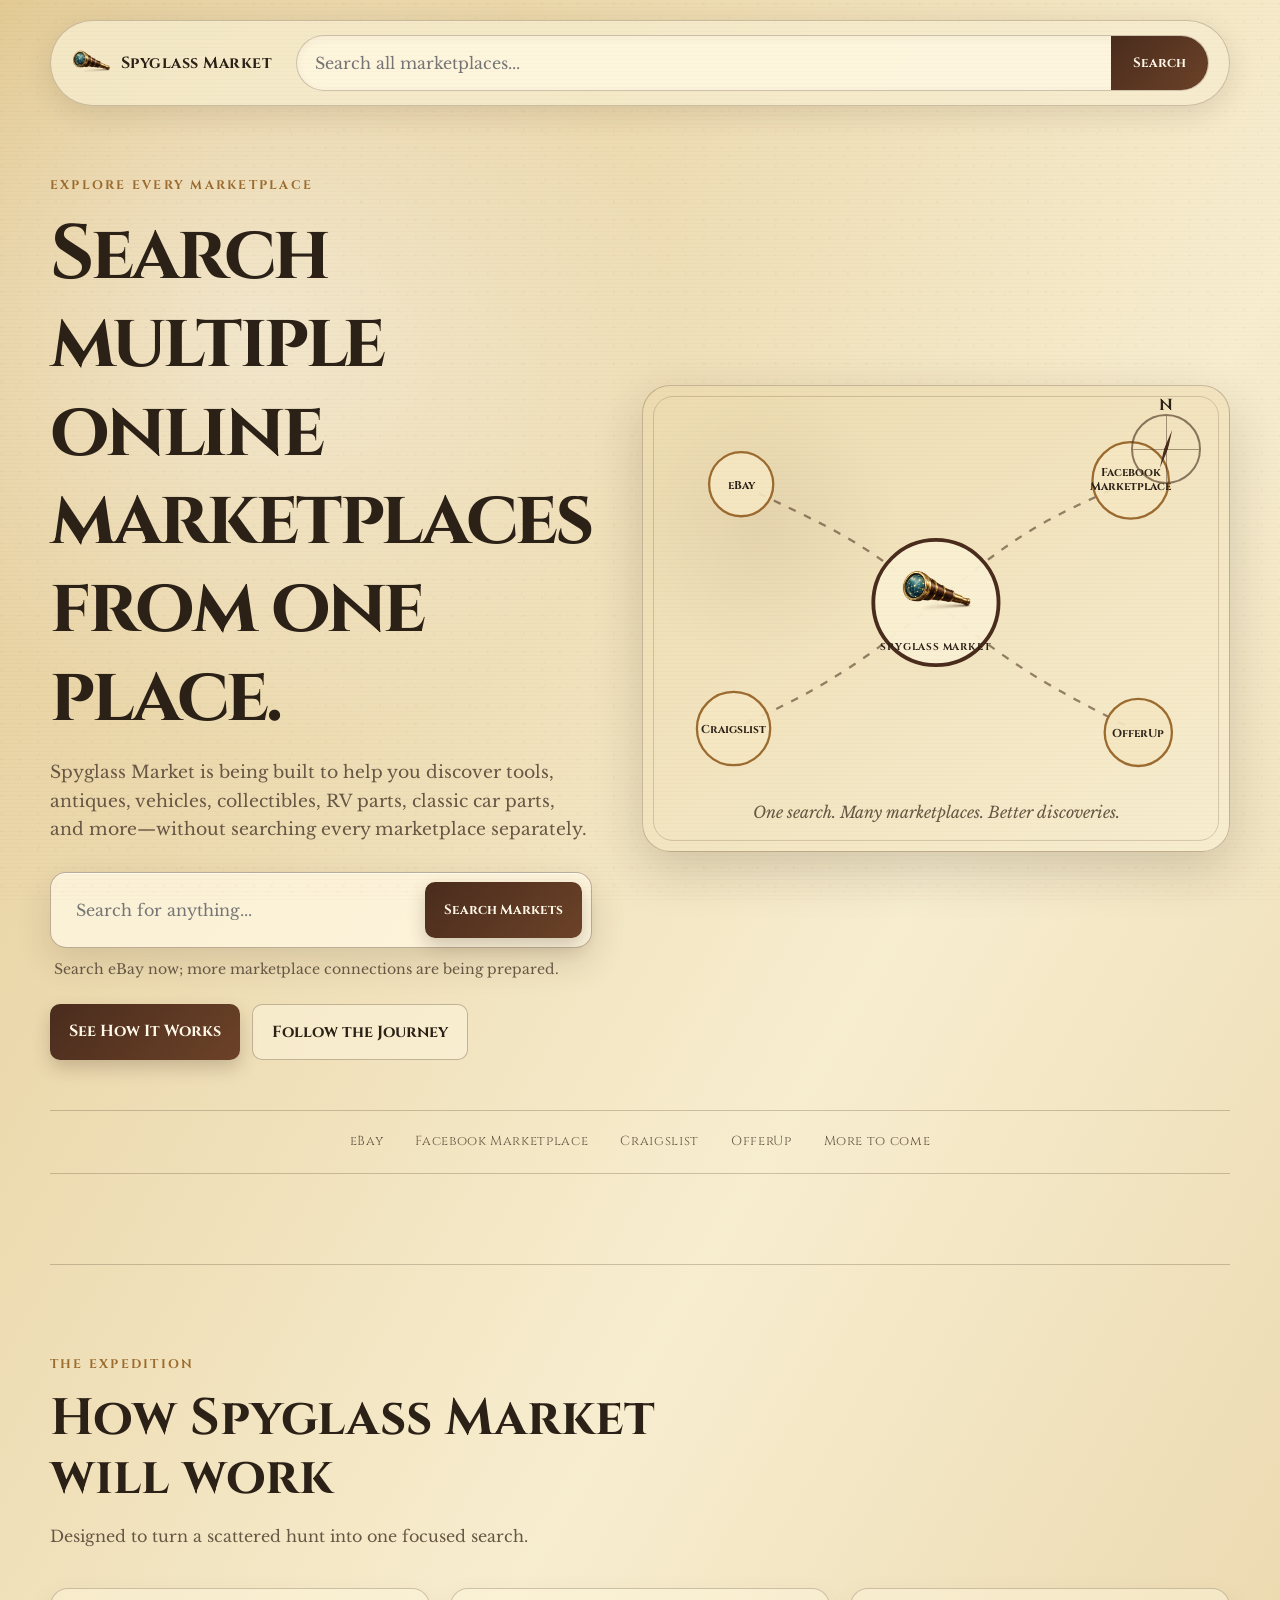
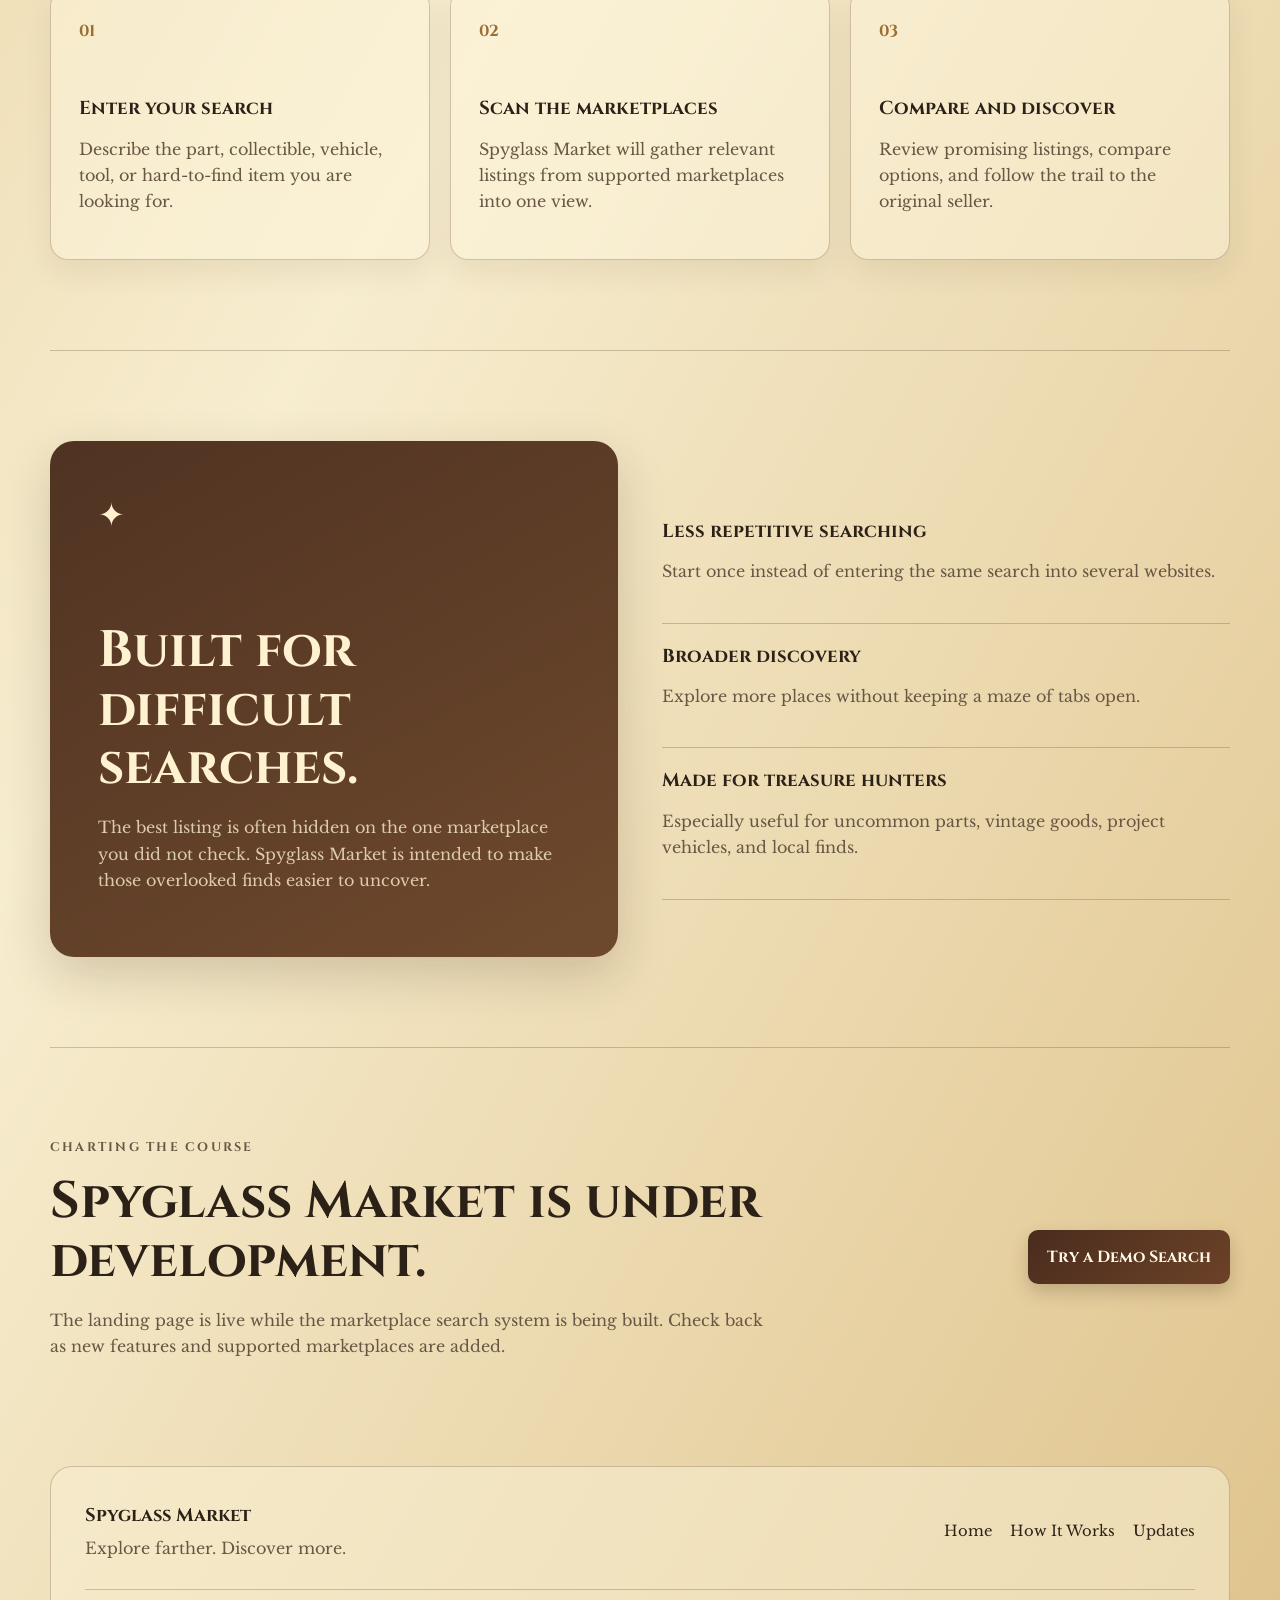
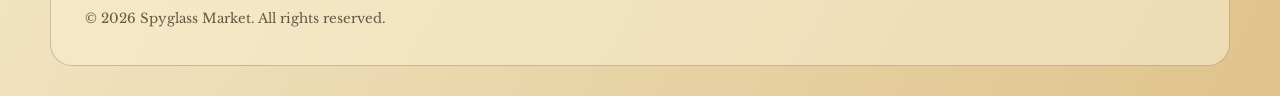
<file: index.html>
<!DOCTYPE html>
<html lang="en">
<head>
  <meta charset="UTF-8">
  <meta name="viewport" content="width=device-width, initial-scale=1.0">

  <title>Spyglass Market | Search Multiple Marketplaces at Once</title>
  <meta name="description" content="Spyglass Market helps you explore listings across multiple online marketplaces from one place. Search tools, antiques, vehicles, collectibles, RV parts, classic car parts, and more.">
  <meta name="robots" content="index, follow">
  <link rel="canonical" href="https://spyglassmarket.com/">

  <meta property="og:type" content="website">
  <meta property="og:title" content="Spyglass Market | Explore Every Marketplace">
  <meta property="og:description" content="A smarter way to discover listings across multiple online marketplaces.">
  <meta property="og:url" content="https://spyglassmarket.com/">
  <meta property="og:image" content="https://spyglassmarket.com/spyglass-logo.png">

  <link rel="icon" href="favicon.svg" type="image/svg+xml">
  <link rel="preconnect" href="https://fonts.googleapis.com">
  <link rel="preconnect" href="https://fonts.gstatic.com" crossorigin>
  <link href="https://fonts.googleapis.com/css2?family=Cinzel:wght@500;600;700&family=Libre+Baskerville:ital,wght@0,400;0,700;1,400&display=swap" rel="stylesheet">
  <link rel="stylesheet" href="style.css">

  <script type="application/ld+json">
  {
    "@context": "https://schema.org",
    "@type": "WebSite",
    "name": "Spyglass Market",
    "url": "https://spyglassmarket.com/",
    "description": "Explore listings across multiple online marketplaces with one tool.",
    "potentialAction": {
      "@type": "SearchAction",
      "target": "https://spyglassmarket.com/results.html?q={search_term_string}",
      "query-input": "required name=search_term_string"
    }
  }
  </script>
</head>
<body>
  <div class="paper-noise" aria-hidden="true"></div>

  <header class="site-header home-search-header">
  <a class="brand" href="#top" aria-label="Spyglass Market home">
    <img src="spyglass-logo.png" alt="" class="brand-logo">
    <span>Spyglass Market</span>
  </a>

  <form
    class="home-header-search"
    action="results.html"
    method="get"
    role="search"
  >
    <label class="sr-only" for="home-header-query">
      Search all marketplaces
    </label>

    <input
      id="home-header-query"
      name="q"
      type="search"
      placeholder="Search all marketplaces..."
      autocomplete="off"
      required
    >

    <button type="submit">Search</button>
  </form>
</header>

  <main id="top">
    <section class="hero">
      <div class="hero-copy">
        <p class="eyebrow">Explore Every Marketplace</p>
        <h1>Search multiple online marketplaces from one place.</h1>
        <p class="hero-text">
          Spyglass Market is being built to help you discover tools, antiques,
          vehicles, collectibles, RV parts, classic car parts, and more—without
          searching every marketplace separately.
        </p>

        <form class="search-shell" id="market-search" action="results.html" method="get" role="search">
          <label class="sr-only" for="search-input">Search marketplaces</label>
          <input id="search-input" name="q" type="search" placeholder="Search for anything..." autocomplete="off" required>
          <button type="submit">Search Markets</button>
        </form>
        <p class="search-note" id="search-note">Search eBay now; more marketplace connections are being prepared.</p>

        <div class="hero-actions">
          <a class="button primary" href="#how-it-works">See How It Works</a>
          <a class="button secondary" href="#launch">Follow the Journey</a>
        </div>
      </div>

      <div class="map-card" aria-label="Illustration of marketplace routes">
        <div class="compass" aria-hidden="true">
          <span class="north">N</span>
          <span class="needle"></span>
        </div>

        <svg class="route-map" viewBox="0 0 720 520" role="img" aria-label="Explorer routes connecting Spyglass Market to online marketplaces">
          <defs>
            <filter id="roughen">
              <feTurbulence type="fractalNoise" baseFrequency=".015" numOctaves="2" seed="7" result="noise"/>
              <feDisplacementMap in="SourceGraphic" in2="noise" scale="2"/>
            </filter>
          </defs>

          <path class="route route-one" d="M360 260 C250 165 190 150 105 105"/>
          <path class="route route-two" d="M360 260 C485 150 535 140 615 100"/>
          <path class="route route-three" d="M360 260 C245 355 185 385 95 425"/>
          <path class="route route-four" d="M360 260 C470 355 540 385 625 430"/>

          <g class="market-node node-one">
            <circle cx="105" cy="105" r="42"/>
            <text x="105" y="111">eBay</text>
          </g>
          <g class="market-node node-two">
            <circle cx="615" cy="100" r="50"/>
            <text x="615" y="94">Facebook</text>
            <text x="615" y="112">Marketplace</text>
          </g>
          <g class="market-node node-three">
            <circle cx="95" cy="425" r="48"/>
            <text x="95" y="431">Craigslist</text>
          </g>
          <g class="market-node node-four">
            <circle cx="625" cy="430" r="44"/>
            <text x="625" y="436">OfferUp</text>
          </g>

          <g class="hub-node">
            <circle cx="360" cy="260" r="82"/>
            <image href="spyglass-logo.png" x="312" y="200" width="96" height="96" preserveAspectRatio="xMidYMid meet"/>
            <text x="360" y="322">SPYGLASS MARKET</text>
          </g>
        </svg>

        <p class="map-caption">One search. Many marketplaces. Better discoveries.</p>
      </div>
    </section>

    <section class="trust-strip" aria-label="Planned marketplace coverage">
      <span>eBay</span>
      <span>Facebook Marketplace</span>
      <span>Craigslist</span>
      <span>OfferUp</span>
      <span>More to come</span>
    </section>

    <section class="section" id="how-it-works">
      <div class="section-heading">
        <p class="eyebrow">The Expedition</p>
        <h2>How Spyglass Market will work</h2>
        <p>Designed to turn a scattered hunt into one focused search.</p>
      </div>

      <div class="steps-grid">
        <article class="feature-card">
          <span class="card-number">01</span>
          <h3>Enter your search</h3>
          <p>Describe the part, collectible, vehicle, tool, or hard-to-find item you are looking for.</p>
        </article>
        <article class="feature-card">
          <span class="card-number">02</span>
          <h3>Scan the marketplaces</h3>
          <p>Spyglass Market will gather relevant listings from supported marketplaces into one view.</p>
        </article>
        <article class="feature-card">
          <span class="card-number">03</span>
          <h3>Compare and discover</h3>
          <p>Review promising listings, compare options, and follow the trail to the original seller.</p>
        </article>
      </div>
    </section>

    <section class="section split-section" id="why-spyglass">
      <div class="illustration-panel">
        <div class="ornament">✦</div>
        <h2>Built for difficult searches.</h2>
        <p>
          The best listing is often hidden on the one marketplace you did not check.
          Spyglass Market is intended to make those overlooked finds easier to uncover.
        </p>
      </div>

      <div class="benefits-list">
        <article>
          <h3>Less repetitive searching</h3>
          <p>Start once instead of entering the same search into several websites.</p>
        </article>
        <article>
          <h3>Broader discovery</h3>
          <p>Explore more places without keeping a maze of tabs open.</p>
        </article>
        <article>
          <h3>Made for treasure hunters</h3>
          <p>Especially useful for uncommon parts, vintage goods, project vehicles, and local finds.</p>
        </article>
      </div>
    </section>

    <section class="section launch-section" id="launch">
      <div>
        <p class="eyebrow">Charting the Course</p>
        <h2>Spyglass Market is under development.</h2>
        <p>
          The landing page is live while the marketplace search system is being built.
          Check back as new features and supported marketplaces are added.
        </p>
      </div>
      <a class="button primary" href="results.html?q=1964+Oldsmobile+parts">Try a Demo Search</a>
    </section>
  </main>

  <footer>
    <div>
      <strong>Spyglass Market</strong>
      <p>Explore farther. Discover more.</p>
    </div>
    <div class="footer-links">
      <a href="#top">Home</a>
      <a href="#how-it-works">How It Works</a>
      <a href="#launch">Updates</a>
    </div>
    <p class="copyright">© <span id="year"></span> Spyglass Market. All rights reserved.</p>
  </footer>

  <script src="script.js"></script>
</body>
</html>
</file>
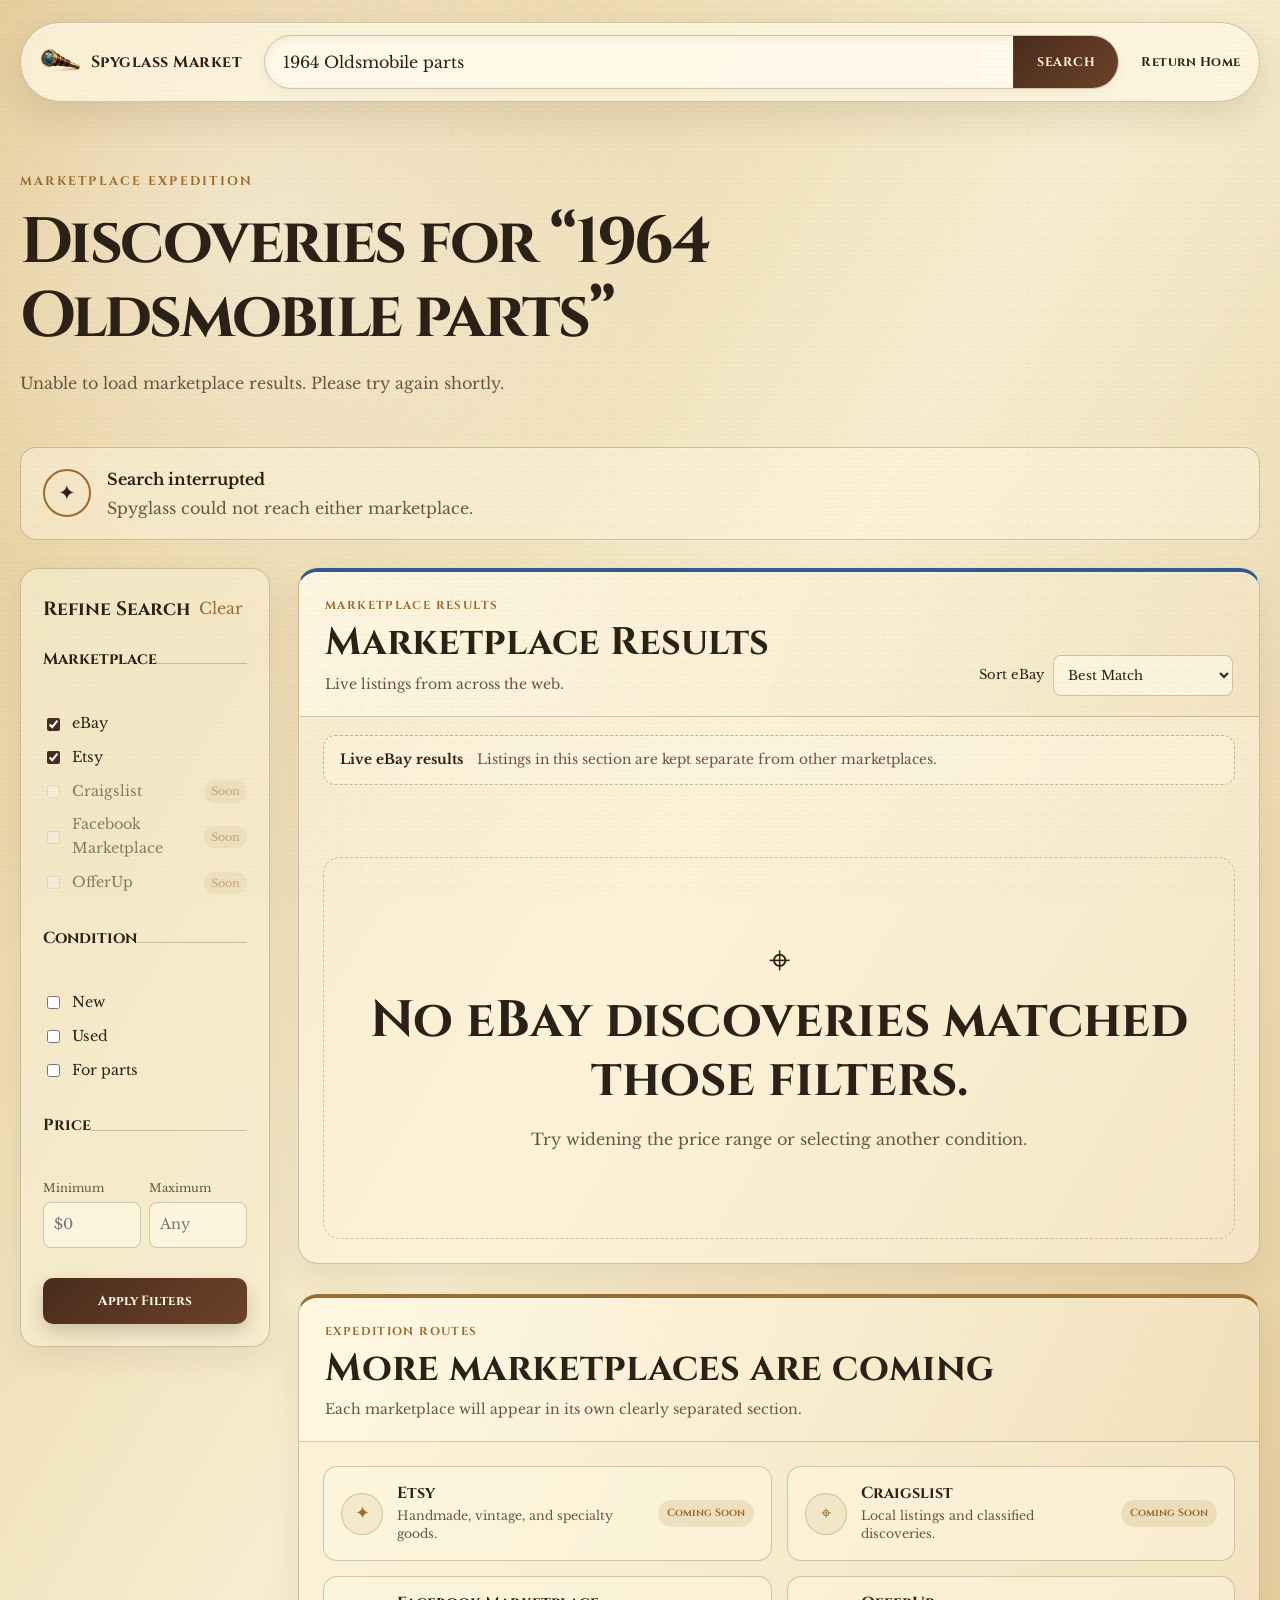
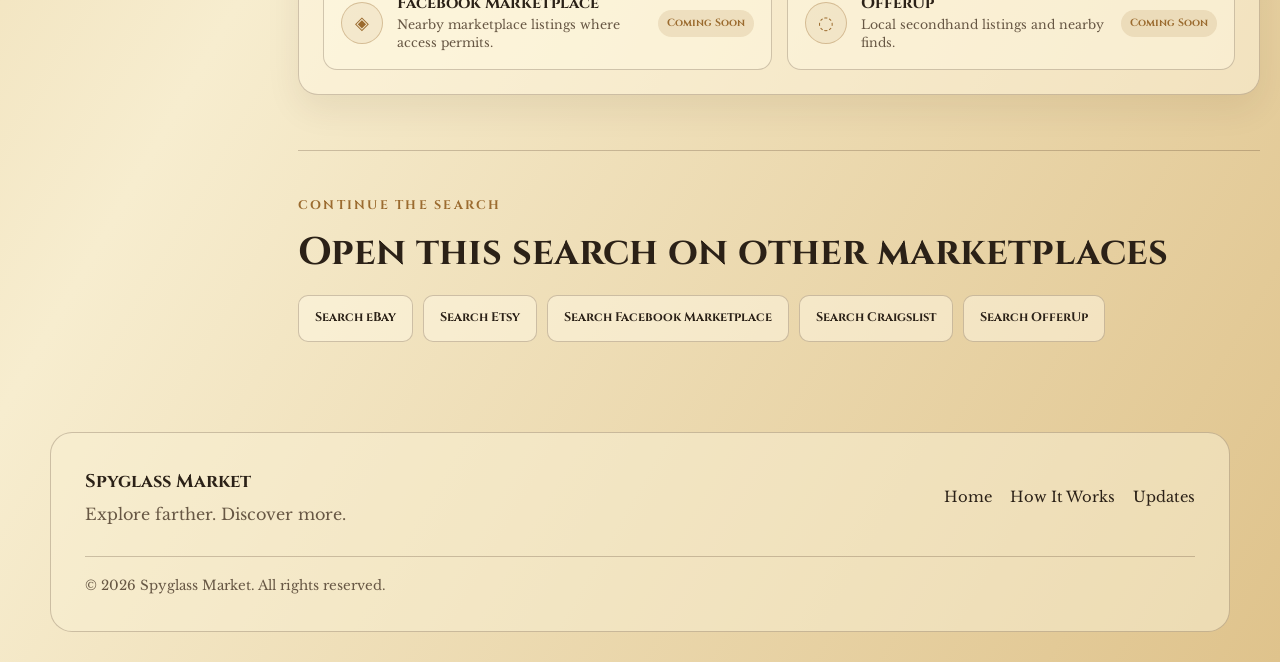
<file: results.html>
<!DOCTYPE html>
<html lang="en">
<head>
  <meta charset="UTF-8">
  <meta name="viewport" content="width=device-width, initial-scale=1.0">

  <title>Search Results | Spyglass Market</title>

  <meta
    name="description"
    content="Explore marketplace search results with Spyglass Market."
  >
  <meta name="robots" content="noindex, follow">

  <link rel="icon" href="favicon.svg" type="image/svg+xml">

  <link rel="preconnect" href="https://fonts.googleapis.com">
  <link rel="preconnect" href="https://fonts.gstatic.com" crossorigin>

  <link
    href="https://fonts.googleapis.com/css2?family=Cinzel:wght@500;600;700&family=Libre+Baskerville:ital,wght@0,400;0,700;1,400&display=swap"
    rel="stylesheet"
  >

  <link rel="stylesheet" href="style.css">
  <link rel="stylesheet" href="results.css">
</head>

<body class="results-page">
  <div class="paper-noise" aria-hidden="true"></div>

  <header class="site-header results-header">
    <a
      class="brand"
      href="index.html"
      aria-label="Spyglass Market home"
    >
      <img
        src="spyglass-logo.png"
        alt=""
        class="brand-logo"
      >
      <span>Spyglass Market</span>
    </a>

    <form
      class="header-search"
      action="results.html"
      method="get"
      role="search"
    >
      <label class="sr-only" for="header-query">
        Search all marketplaces
      </label>

      <input
        id="header-query"
        name="q"
        type="search"
        placeholder="Search all marketplaces..."
        autocomplete="off"
        required
      >

      <button type="submit">
        Search
      </button>
    </form>

    <a class="back-home" href="index.html">
      Return Home
    </a>
  </header>

  <main class="results-main">
    <section class="results-top">
      <div>
        <p class="eyebrow">Marketplace Expedition</p>

        <h1 id="results-title">
          Searching the markets…
        </h1>

        <p id="results-summary">
          Preparing your results.
        </p>
      </div>
    </section>

    <section
      class="expedition-status"
      id="expedition-status"
      aria-live="polite"
    >
      <div class="status-compass" aria-hidden="true">
        ✦
      </div>

      <div>
        <strong id="status-title">
          Opening the map…
        </strong>

        <p id="status-message">
          Preparing marketplace routes.
        </p>
      </div>
    </section>

    <section class="results-layout">
      <aside
        class="filters-panel"
        aria-label="Search filters"
      >
        <div class="filter-heading">
          <h2>Refine Search</h2>

          <button
            type="button"
            id="clear-filters"
          >
            Clear
          </button>
        </div>

        <fieldset>
          <legend>Marketplace</legend>

          <label>
  <input
    type="checkbox"
    name="marketplace"
    value="eBay"
    checked
  >
  eBay
</label>

<label>
  <input
    type="checkbox"
    name="marketplace"
    value="Etsy"
    checked
  >
  Etsy
</label>

<label class="future-filter">
  <input
    type="checkbox"
    disabled
  >
  Craigslist
  <span>Soon</span>
</label>

<label class="future-filter">
  <input
    type="checkbox"
    disabled
  >
  Facebook Marketplace
  <span>Soon</span>
</label>

<label class="future-filter">
  <input
    type="checkbox"
    disabled
  >
  OfferUp
  <span>Soon</span>
</label>
        </fieldset>

        <fieldset>
          <legend>Condition</legend>

          <label>
            <input
              type="checkbox"
              name="condition"
              value="New"
            >
            New
          </label>

          <label>
            <input
              type="checkbox"
              name="condition"
              value="Used"
            >
            Used
          </label>

          <label>
            <input
              type="checkbox"
              name="condition"
              value="For parts"
            >
            For parts
          </label>
        </fieldset>

        <fieldset>
          <legend>Price</legend>

          <div class="price-row">
            <label>
              <span>Minimum</span>

              <input
                id="min-price"
                type="number"
                min="0"
                step="1"
                placeholder="$0"
              >
            </label>

            <label>
              <span>Maximum</span>

              <input
                id="max-price"
                type="number"
                min="0"
                step="1"
                placeholder="Any"
              >
            </label>
          </div>
        </fieldset>

        <button
          class="button primary filter-apply"
          type="button"
          id="apply-filters"
        >
          Apply Filters
        </button>
      </aside>

      <div class="results-content">
        <section
          class="marketplace-section ebay-section"
          aria-labelledby="ebay-section-title"
        >
          <div class="marketplace-section-header">
            <div>
              <p class="marketplace-kicker">
                Marketplace Results
              </p>

              <h2 id="ebay-section-title">
                Marketplace Results
              </h2>

              <p class="marketplace-description">
                Live listings from across the web.
              </p>
            </div>

            <div class="marketplace-controls">
              <label class="sort-control">
                <span>Sort eBay</span>

                <select id="sort-results">
                  <option value="best">Best Match</option>
                  <option value="low">Price: Low to High</option>
                  <option value="high">Price: High to Low</option>
                  <option value="newest">Newest</option>
                </select>
              </label>
            </div>
          </div>

          <div
            class="marketplace-banner"
            id="results-banner"
          >
            <strong>Live eBay results</strong>

            <span>
              Listings in this section are kept separate from other marketplaces.
            </span>
          </div>

          <div
            class="results-grid"
            id="results-grid"
            aria-live="polite"
          ></div>

          <div
            class="empty-state"
            id="empty-state"
            hidden
          >
            <span>⌖</span>

            <h2>
              No eBay discoveries matched those filters.
            </h2>

            <p>
              Try widening the price range or selecting another condition.
            </p>
          </div>
        </section>

        <section
          class="marketplace-section future-marketplaces"
          aria-labelledby="future-marketplaces-title"
        >
          <div class="marketplace-section-header">
            <div>
              <p class="marketplace-kicker">
                Expedition Routes
              </p>

              <h2 id="future-marketplaces-title">
                More marketplaces are coming
              </h2>

              <p class="marketplace-description">
                Each marketplace will appear in its own clearly separated section.
              </p>
            </div>
          </div>

          <div class="future-marketplace-grid">
            <article class="future-marketplace-card">
              <span class="future-marketplace-icon" aria-hidden="true">
                ✦
              </span>

              <div>
                <h3>Etsy</h3>
                <p>Handmade, vintage, and specialty goods.</p>
              </div>

              <span class="coming-soon-badge">
                Coming Soon
              </span>
            </article>

            <article class="future-marketplace-card">
              <span class="future-marketplace-icon" aria-hidden="true">
                ⌖
              </span>

              <div>
                <h3>Craigslist</h3>
                <p>Local listings and classified discoveries.</p>
              </div>

              <span class="coming-soon-badge">
                Coming Soon
              </span>
            </article>

            <article class="future-marketplace-card">
              <span class="future-marketplace-icon" aria-hidden="true">
                ◈
              </span>

              <div>
                <h3>Facebook Marketplace</h3>
                <p>Nearby marketplace listings where access permits.</p>
              </div>

              <span class="coming-soon-badge">
                Coming Soon
              </span>
            </article>

            <article class="future-marketplace-card">
              <span class="future-marketplace-icon" aria-hidden="true">
                ◌
              </span>

              <div>
                <h3>OfferUp</h3>
                <p>Local secondhand listings and nearby finds.</p>
              </div>

              <span class="coming-soon-badge">
                Coming Soon
              </span>
            </article>
          </div>
        </section>

        <section class="external-searches">
          <div>
            <p class="eyebrow">
              Continue the Search
            </p>

            <h2>
              Open this search on other marketplaces
            </h2>
          </div>

          <div
            class="external-buttons"
            id="external-buttons"
          ></div>
        </section>
      </div>
    </section>
  </main>

  <footer>
    <div>
      <strong>Spyglass Market</strong>

      <p>
        Explore farther. Discover more.
      </p>
    </div>

    <div class="footer-links">
      <a href="index.html">Home</a>
      <a href="index.html#how-it-works">How It Works</a>
      <a href="index.html#launch">Updates</a>
    </div>

    <p class="copyright">
      © <span id="year"></span>
      Spyglass Market. All rights reserved.
    </p>
  </footer>

  <script src="results.js"></script>
</body>
</html>
</file>
<file: style.css>
:root {
  --ink: #2b2117;
  --muted: #675744;
  --paper: #efe0bd;
  --paper-light: #f7edcf;
  --paper-dark: #d2b784;
  --brass: #9b6b2f;
  --brass-light: #c5964d;
  --leather: #4a2c1d;
  --line: rgba(69, 44, 26, .24);
  --shadow: 0 18px 50px rgba(50, 31, 18, .18);
}

* {
  box-sizing: border-box;
}

html {
  scroll-behavior: smooth;
}

body {
  margin: 0;
  color: var(--ink);
  background:
    radial-gradient(circle at 20% 10%, rgba(255, 255, 255, .42), transparent 26rem),
    linear-gradient(120deg, #e3ca94, var(--paper-light) 45%, #dfc38c);
  font-family: "Libre Baskerville", Georgia, serif;
  line-height: 1.65;
}

body::before {
  content: "";
  position: fixed;
  inset: 0;
  pointer-events: none;
  background:
    repeating-linear-gradient(0deg, rgba(76, 47, 25, .018), rgba(76, 47, 25, .018) 1px, transparent 1px, transparent 4px);
  mix-blend-mode: multiply;
  z-index: 20;
}

.paper-noise {
  position: fixed;
  inset: 0;
  pointer-events: none;
  opacity: .22;
  background-image:
    radial-gradient(circle at 10% 20%, rgba(95, 59, 28, .13) 0 1px, transparent 1.5px),
    radial-gradient(circle at 70% 80%, rgba(95, 59, 28, .08) 0 1px, transparent 1.5px);
  background-size: 18px 18px, 23px 23px;
}

a {
  color: inherit;
}

img {
  max-width: 100%;
}

.site-header {
  width: min(1180px, calc(100% - 32px));
  margin: 20px auto 0;
  padding: 14px 20px;
  display: flex;
  align-items: center;
  justify-content: space-between;
  border: 1px solid var(--line);
  border-radius: 999px;
  background: rgba(247, 237, 207, .78);
  backdrop-filter: blur(12px);
  box-shadow: 0 8px 28px rgba(56, 34, 18, .12);
  position: sticky;
  top: 14px;
  z-index: 10;
}

.home-search-header {
  display: grid;
  grid-template-columns: auto minmax(320px, 1fr);
  gap: 24px;
  align-items: center;
}

.home-header-search {
  display: grid;
  grid-template-columns: 1fr auto;

  overflow: hidden;

  border: 1px solid rgba(70, 43, 24, .25);
  border-radius: 999px;

  background: rgba(255, 248, 226, .82);

  box-shadow:
    inset 0 2px 8px rgba(66, 42, 24, .06);
}

.home-header-search input {
  border: 0;
  outline: 0;

  padding: 14px 18px;

  background: transparent;

  color: var(--ink);

  font: inherit;
}

.home-header-search button {
  border: 0;

  padding: 0 22px;

  color: #fff8e8;

  background: linear-gradient(135deg,
      var(--leather),
      #6c4228);

  font-family: "Cinzel", serif;
  font-weight: 700;

  cursor: pointer;
}

.brand {
  display: inline-flex;
  align-items: center;
  gap: 10px;
  text-decoration: none;
  font-family: "Cinzel", serif;
  font-weight: 700;
  letter-spacing: .03em;
}

.brand-logo {
  width: 40px;
  height: 40px;
  object-fit: contain;
}

nav {
  display: flex;
  gap: 24px;
}

nav a,
.footer-links a {
  text-decoration: none;
  font-size: .92rem;
}

nav a:hover,
.footer-links a:hover {
  color: var(--brass);
}

main {
  width: min(1180px, calc(100% - 32px));
  margin: 0 auto;
}

.hero {
  min-height: 760px;
  display: grid;
  grid-template-columns: .95fr 1.05fr;
  gap: 50px;
  align-items: center;
  padding: 70px 0 50px;
}

.eyebrow {
  margin: 0 0 14px;
  color: var(--brass);
  font-family: "Cinzel", serif;
  font-size: .78rem;
  font-weight: 700;
  letter-spacing: .18em;
  text-transform: uppercase;
}

h1,
h2,
h3 {
  font-family: "Cinzel", serif;
  line-height: 1.15;
}

h1 {
  margin: 0;
  max-width: 760px;
  font-size: clamp(2.8rem, 6vw, 5.6rem);
  letter-spacing: -.04em;
}

h2 {
  font-size: clamp(2rem, 4vw, 3.4rem);
  margin: 0 0 16px;
}

h3 {
  margin: 0 0 10px;
}

.hero-text {
  max-width: 650px;
  color: var(--muted);
  font-size: 1.08rem;
}

.search-shell {
  display: grid;
  grid-template-columns: 1fr auto;
  gap: 10px;
  margin-top: 28px;
  padding: 9px;
  border: 1px solid rgba(70, 43, 24, .35);
  border-radius: 16px;
  background: rgba(255, 248, 226, .78);
  box-shadow: inset 0 1px 0 rgba(255, 255, 255, .7), 0 14px 35px rgba(66, 42, 24, .14);
}

.search-shell input {
  min-width: 0;
  border: 0;
  outline: 0;
  padding: 15px 16px;
  background: transparent;
  color: var(--ink);
  font: inherit;
}

.search-shell button,
.button {
  border: 0;
  border-radius: 10px;
  padding: 14px 19px;
  font-family: "Cinzel", serif;
  font-weight: 700;
  cursor: pointer;
  text-decoration: none;
  transition: transform .2s ease, box-shadow .2s ease, background .2s ease;
}

.search-shell button,
.button.primary {
  color: #fff8e8;
  background: linear-gradient(135deg, var(--leather), #6c4228);
  box-shadow: 0 8px 18px rgba(61, 36, 22, .22);
}

.search-shell button:hover,
.button:hover {
  transform: translateY(-2px);
}

.search-note {
  min-height: 24px;
  margin: 10px 4px 0;
  color: var(--muted);
  font-size: .88rem;
}

.hero-actions {
  display: flex;
  gap: 12px;
  flex-wrap: wrap;
  margin-top: 22px;
}

.button.secondary {
  border: 1px solid rgba(71, 44, 24, .3);
  background: rgba(255, 248, 226, .46);
}

.map-card {
  position: relative;
  padding: 18px;
  overflow: hidden;
  border: 1px solid rgba(77, 48, 26, .28);
  border-radius: 28px;
  background:
    linear-gradient(rgba(247, 237, 207, .35), rgba(247, 237, 207, .35)),
    radial-gradient(circle at 20% 30%, rgba(103, 75, 44, .13), transparent 24%),
    linear-gradient(145deg, #e7d29f, #f7edcf);
  box-shadow: var(--shadow);
}

.map-card::after {
  content: "";
  position: absolute;
  inset: 10px;
  border: 1px solid rgba(84, 53, 30, .2);
  border-radius: 20px;
  pointer-events: none;
}

.route-map {
  width: 100%;
  height: auto;
  display: block;
}

.route {
  fill: none;
  stroke: rgba(78, 54, 35, .58);
  stroke-width: 3;
  stroke-dasharray: 10 12;
  filter: url(#roughen);
  animation: routeFlow 9s linear infinite;
}

.route-two {
  animation-delay: -2s;
}

.route-three {
  animation-delay: -4s;
}

.route-four {
  animation-delay: -6s;
}

.market-node circle {
  fill: rgba(246, 232, 194, .92);
  stroke: var(--brass);
  stroke-width: 3;
}

.market-node text,
.hub-node text {
  text-anchor: middle;
  font-family: "Cinzel", serif;
  font-size: 15px;
  font-weight: 700;
  fill: var(--ink);
}

.hub-node circle {
  fill: rgba(250, 240, 211, .96);
  stroke: var(--leather);
  stroke-width: 5;
}

.hub-node text {
  font-size: 13px;
  letter-spacing: .08em;
}

.compass {
  position: absolute;
  top: 28px;
  right: 28px;
  width: 70px;
  height: 70px;
  border: 2px solid rgba(69, 44, 26, .6);
  border-radius: 50%;
  z-index: 2;
}

.compass::before,
.compass::after {
  content: "";
  position: absolute;
  background: rgba(69, 44, 26, .45);
}

.compass::before {
  width: 1px;
  height: 100%;
  left: 50%;
}

.compass::after {
  height: 1px;
  width: 100%;
  top: 50%;
}

.north {
  position: absolute;
  top: -24px;
  left: 50%;
  transform: translateX(-50%);
  font-family: "Cinzel", serif;
  font-weight: 700;
}

.needle {
  position: absolute;
  inset: 13px 31px;
  background: var(--leather);
  clip-path: polygon(50% 0, 100% 50%, 50% 100%, 0 50%);
  transform: rotate(18deg);
}

.map-caption {
  margin: -2px 0 8px;
  text-align: center;
  color: var(--muted);
  font-style: italic;
}

.trust-strip {
  display: flex;
  justify-content: center;
  gap: 14px 32px;
  flex-wrap: wrap;
  margin: 0 0 90px;
  padding: 20px 24px;
  border-block: 1px solid var(--line);
  color: var(--muted);
  font-family: "Cinzel", serif;
  font-size: .82rem;
  letter-spacing: .05em;
}

.section {
  padding: 90px 0;
  border-top: 1px solid var(--line);
}

.section-heading {
  max-width: 720px;
  margin-bottom: 38px;
}

.section-heading>p:last-child,
.launch-section p,
.illustration-panel p,
.feature-card p,
.benefits-list p {
  color: var(--muted);
}

.steps-grid {
  display: grid;
  grid-template-columns: repeat(3, 1fr);
  gap: 20px;
}

.feature-card {
  min-height: 260px;
  padding: 28px;
  border: 1px solid var(--line);
  border-radius: 18px;
  background: rgba(255, 247, 223, .42);
  box-shadow: 0 12px 30px rgba(58, 34, 18, .08);
}

.card-number {
  display: inline-block;
  margin-bottom: 54px;
  color: var(--brass);
  font-family: "Cinzel", serif;
  font-weight: 700;
}

.split-section {
  display: grid;
  grid-template-columns: 1fr 1fr;
  gap: 44px;
  align-items: stretch;
}

.illustration-panel {
  padding: 48px;
  border-radius: 24px;
  background: linear-gradient(150deg, rgba(73, 43, 27, .96), rgba(102, 64, 36, .94));
  color: #fff2d1;
  box-shadow: var(--shadow);
}

.illustration-panel p {
  color: rgba(255, 242, 209, .78);
}

.ornament {
  margin-bottom: 80px;
  font-size: 2rem;
}

.benefits-list {
  display: grid;
  align-content: center;
}

.benefits-list article {
  padding: 22px 0;
  border-bottom: 1px solid var(--line);
}

.launch-section {
  display: flex;
  justify-content: space-between;
  gap: 28px;
  align-items: center;
}

.launch-section>div {
  max-width: 720px;
}

footer {
  width: min(1180px, calc(100% - 32px));
  margin: 0 auto 30px;
  padding: 34px;
  display: grid;
  grid-template-columns: 1fr auto;
  gap: 24px;
  border: 1px solid var(--line);
  border-radius: 22px;
  background: rgba(248, 238, 210, .55);
}

footer strong {
  font-family: "Cinzel", serif;
  font-size: 1.15rem;
}

footer p {
  margin: 4px 0 0;
  color: var(--muted);
}

.footer-links {
  display: flex;
  gap: 18px;
  align-items: center;
}

.copyright {
  grid-column: 1 / -1;
  padding-top: 18px;
  border-top: 1px solid var(--line);
  font-size: .84rem;
}

.sr-only {
  position: absolute;
  width: 1px;
  height: 1px;
  overflow: hidden;
  clip: rect(0 0 0 0);
  white-space: nowrap;
}

@keyframes routeFlow {
  to {
    stroke-dashoffset: -220;
  }
}

@media (max-width: 900px) {
  nav {
    display: none;
  }

  .hero,
  .split-section {
    grid-template-columns: 1fr;
  }

  .hero {
    padding-top: 70px;
  }

  .steps-grid {
    grid-template-columns: 1fr;
  }

  .feature-card {
    min-height: unset;
  }

  .card-number {
    margin-bottom: 28px;
  }

  .launch-section {
    align-items: flex-start;
    flex-direction: column;
  }

  .home-search-header {
    grid-template-columns: 1fr;
  }

  .home-header-search {
    width: 100%;
  }
}

@media (max-width: 620px) {
  .site-header {
    border-radius: 18px;
  }

  .brand span {
    font-size: .9rem;
  }

  .hero {
    min-height: auto;
    padding-top: 50px;
  }

  h1 {
    font-size: clamp(2.5rem, 13vw, 4rem);
  }

  .search-shell {
    grid-template-columns: 1fr;
  }

  .hero-actions .button {
    width: 100%;
    text-align: center;
  }

  .map-card {
    padding: 4px;
  }

  .compass {
    width: 52px;
    height: 52px;
  }

  .needle {
    inset: 10px 23px;
  }

  .illustration-panel {
    padding: 32px;
  }

  footer {
    grid-template-columns: 1fr;
  }

  .footer-links {
    flex-wrap: wrap;
  }
}
</file>
<file: results.css>
/* =========================================================
   SPYGLASS MARKET — RESULTS PAGE
   ========================================================= */


/* =========================================================
   PAGE HEADER
   ========================================================= */

.results-header {
  position: relative;
  top: auto;

  width: min(1240px, calc(100% - 32px));
  margin: 22px auto 0;
  padding: 12px 18px;

  display: grid;
  grid-template-columns: auto minmax(260px, 1fr) auto;
  align-items: center;
  gap: 22px;

  border: 1px solid var(--line);
  border-radius: 999px;

  background: rgba(255, 248, 226, 0.78);

  box-shadow:
    0 14px 36px rgba(66, 42, 24, 0.12),
    inset 0 1px 0 rgba(255, 255, 255, 0.62);

  backdrop-filter: blur(10px);
}

.results-header .brand {
  min-width: max-content;
}

.results-header .brand-logo {
  width: 42px;
  height: 42px;
  object-fit: contain;
}

.back-home {
  color: var(--ink);
  text-decoration: none;
  font-family: "Cinzel", serif;
  font-size: 0.8rem;
  font-weight: 700;
  letter-spacing: 0.04em;
  white-space: nowrap;
}

.back-home:hover {
  color: var(--brass);
}


/* =========================================================
   HEADER SEARCH
   ========================================================= */

.header-search {
  min-width: 0;

  display: grid;
  grid-template-columns: minmax(0, 1fr) auto;
  align-items: stretch;

  overflow: hidden;

  border: 1px solid rgba(91, 61, 33, 0.28);
  border-radius: 999px;

  background: rgba(255, 251, 236, 0.82);

  box-shadow:
    inset 0 2px 8px rgba(66, 42, 24, 0.08),
    0 4px 12px rgba(66, 42, 24, 0.05);
}

.header-search:focus-within {
  border-color: var(--brass);

  box-shadow:
    0 0 0 3px rgba(155, 107, 47, 0.13),
    inset 0 2px 8px rgba(66, 42, 24, 0.08);
}

.header-search input {
  min-width: 0;
  width: 100%;

  padding: 13px 18px;

  border: 0;
  outline: 0;

  background: transparent;
  color: var(--ink);

  font: inherit;
}

.header-search input::placeholder {
  color: var(--muted);
  opacity: 0.8;
}

.header-search button {
  padding: 0 23px;

  border: 0;
  border-left: 1px solid rgba(91, 61, 33, 0.22);

  color: #fff8e8;
  background: linear-gradient(
    135deg,
    var(--leather),
    #6c4228
  );

  font-family: "Cinzel", serif;
  font-size: 0.78rem;
  font-weight: 700;
  letter-spacing: 0.06em;
  text-transform: uppercase;

  cursor: pointer;
  transition:
    background 0.2s ease,
    transform 0.2s ease;
}

.header-search button:hover {
  background: linear-gradient(
    135deg,
    #7b4a2d,
    #58331e
  );
}

.header-search button:active {
  transform: translateY(1px);
}


/* =========================================================
   MAIN PAGE
   ========================================================= */

.results-main {
  width: min(1240px, calc(100% - 32px));
  margin: 0 auto;
}

.results-top {
  padding: 70px 0 34px;
}

.results-top h1 {
  max-width: 900px;
  margin-bottom: 10px;
  font-size: clamp(2.2rem, 5vw, 4.6rem);
}

.results-top p:not(.eyebrow) {
  color: var(--muted);
}


/* =========================================================
   EXPEDITION STATUS
   ========================================================= */

.expedition-status {
  display: flex;
  align-items: center;
  gap: 16px;

  margin-bottom: 28px;
  padding: 18px 22px;

  border: 1px solid var(--line);
  border-radius: 16px;

  background: rgba(255, 247, 223, 0.48);

  transition:
    opacity 0.3s ease,
    transform 0.3s ease,
    height 0.3s ease,
    margin 0.3s ease,
    padding 0.3s ease;
}

.expedition-status.complete {
  height: 0;
  margin: 0;
  padding-block: 0;

  overflow: hidden;

  border-width: 0;

  opacity: 0;
  transform: translateY(-8px);
  pointer-events: none;
}

.status-compass {
  width: 48px;
  height: 48px;
  flex: 0 0 48px;

  display: grid;
  place-items: center;

  border: 2px solid var(--brass);
  border-radius: 50%;

  font-size: 1.3rem;

  animation: compassTurn 1.8s linear infinite;
}

.expedition-status p {
  margin: 3px 0 0;
  color: var(--muted);
}


/* =========================================================
   RESULTS LAYOUT
   ========================================================= */

.results-layout {
  display: grid;
  grid-template-columns: 250px minmax(0, 1fr);
  gap: 28px;
  align-items: start;

  padding-bottom: 90px;
}

.results-content {
  min-width: 0;
}


/* =========================================================
   FILTERS
   ========================================================= */

.filters-panel {
  position: sticky;
  top: 20px;

  padding: 22px;

  border: 1px solid var(--line);
  border-radius: 18px;

  background: rgba(248, 238, 210, 0.66);

  box-shadow: 0 12px 30px rgba(58, 34, 18, 0.08);
}

.filter-heading {
  display: flex;
  justify-content: space-between;
  align-items: center;
}

.filter-heading h2 {
  margin: 0;
  font-size: 1.2rem;
}

.filter-heading button {
  padding: 4px;

  border: 0;

  background: transparent;
  color: var(--brass);

  font: inherit;
  cursor: pointer;
}

.filter-heading button:hover {
  color: var(--leather);
}

.filters-panel fieldset {
  margin: 20px 0 0;
  padding: 20px 0 0;

  border: 0;
  border-top: 1px solid var(--line);
}

.filters-panel legend {
  padding: 0 0 10px;

  font-family: "Cinzel", serif;
  font-weight: 700;
}

.filters-panel label {
  display: flex;
  align-items: center;
  gap: 9px;

  margin: 10px 0;

  font-size: 0.9rem;
}

.filters-panel input[type="checkbox"] {
  accent-color: var(--leather);
}

.future-filter {
  opacity: 0.55;
}

.future-filter span {
  margin-left: auto;
  padding: 2px 7px;

  border-radius: 999px;

  background: rgba(155, 107, 47, 0.14);
  color: var(--brass);

  font-size: 0.7rem;
}

.price-row {
  display: grid;
  grid-template-columns: 1fr 1fr;
  gap: 8px;
}

.price-row label {
  display: block;
}

.price-row span {
  display: block;
  color: var(--muted);
  font-size: 0.72rem;
}

.price-row input,
.sort-control select {
  width: 100%;
  margin-top: 4px;
  padding: 10px;

  border: 1px solid var(--line);
  border-radius: 8px;

  outline: 0;

  background: rgba(255, 249, 229, 0.72);
  color: var(--ink);

  font: inherit;
}

.price-row input:focus,
.sort-control select:focus {
  border-color: var(--brass);

  box-shadow: 0 0 0 3px rgba(155, 107, 47, 0.12);
}

.filter-apply {
  width: 100%;
  margin-top: 20px;
}


/* =========================================================
   MARKETPLACE SECTIONS
   ========================================================= */

.marketplace-section {
  overflow: hidden;

  margin-bottom: 30px;

  border: 1px solid var(--line);
  border-radius: 20px;

  background: rgba(255, 248, 226, 0.5);

  box-shadow:
    0 14px 34px rgba(58, 34, 18, 0.08),
    inset 0 1px 0 rgba(255, 255, 255, 0.48);
}

.ebay-section {
  border-top: 4px solid #315a93;
}

.marketplace-section-header {
  display: flex;
  justify-content: space-between;
  align-items: end;
  gap: 28px;

  padding: 24px 26px 20px;

  border-bottom: 1px solid var(--line);

  background:
    linear-gradient(
      110deg,
      rgba(255, 249, 229, 0.78),
      rgba(235, 216, 174, 0.38)
    );
}

.marketplace-kicker {
  margin: 0 0 6px;

  color: var(--brass);

  font-family: "Cinzel", serif;
  font-size: 0.72rem;
  font-weight: 700;
  letter-spacing: 0.12em;
  text-transform: uppercase;
}

.marketplace-section-header h2 {
  margin: 0;

  font-size: clamp(1.7rem, 3vw, 2.5rem);
}

.marketplace-description {
  margin: 7px 0 0;
  color: var(--muted);
  font-size: 0.88rem;
}

.marketplace-controls {
  flex: 0 0 auto;
}

.sort-control {
  display: flex;
  align-items: center;
  gap: 9px;

  font-size: 0.82rem;
}

.sort-control span {
  white-space: nowrap;
}

.sort-control select {
  width: auto;
  min-width: 180px;
  margin: 0;
}


/* =========================================================
   MARKETPLACE NOTICE
   ========================================================= */

.marketplace-banner {
  display: flex;
  gap: 8px 14px;
  flex-wrap: wrap;

  margin: 18px 24px 0;
  padding: 13px 16px;

  border: 1px dashed rgba(91, 61, 33, 0.35);
  border-radius: 12px;

  background: rgba(255, 248, 226, 0.42);
  color: var(--muted);

  font-size: 0.86rem;
}

.marketplace-banner strong {
  color: var(--ink);
}


/* =========================================================
   RESULTS GRID
   ========================================================= */

.results-grid {
  display: grid;
  grid-template-columns: repeat(3, minmax(0, 1fr));
  gap: 18px;

  padding: 24px;
}

.result-card {
  min-width: 0;
  overflow: hidden;

  border: 1px solid var(--line);
  border-radius: 17px;

  background: rgba(255, 248, 226, 0.7);

  box-shadow: 0 12px 30px rgba(58, 34, 18, 0.08);

  transition:
    transform 0.2s ease,
    box-shadow 0.2s ease,
    border-color 0.2s ease;
}

.result-card:hover {
  transform: translateY(-4px);

  border-color: rgba(155, 107, 47, 0.45);

  box-shadow: 0 18px 36px rgba(58, 34, 18, 0.13);
}

.result-image {
  position: relative;

  display: grid;
  place-items: center;

  aspect-ratio: 4 / 3;
  overflow: hidden;

  background:
    radial-gradient(
      circle at 38% 34%,
      rgba(255, 255, 255, 0.55),
      transparent 26%
    ),
    linear-gradient(
      145deg,
      #d8be88,
      #f3e2b8
    );
}

.result-image img {
  width: 76%;
  height: 76%;

  object-fit: contain;

  opacity: 0.78;
  filter: sepia(0.3);
}

.source-badge {
  position: absolute;
  top: 12px;
  left: 12px;

  padding: 6px 9px;

  border-radius: 999px;

  color: #fff;
  background: #315a93;

  font-family: "Cinzel", serif;
  font-size: 0.7rem;
  font-weight: 700;
}

.favorite-button {
  position: absolute;
  top: 10px;
  right: 10px;

  width: 36px;
  height: 36px;

  border: 1px solid rgba(63, 40, 23, 0.22);
  border-radius: 50%;

  background: rgba(250, 241, 215, 0.9);
  color: var(--ink);

  cursor: pointer;
  font-size: 1rem;
}

.favorite-button:hover {
  background: #fff9e7;
}

.favorite-button.saved {
  color: #8c352b;
}

.result-body {
  padding: 18px;
}

.result-title {
  min-height: 54px;
  margin: 0;

  font-family: "Libre Baskerville", Georgia, serif;
  font-size: 0.98rem;
  line-height: 1.45;
}

.result-price {
  margin: 16px 0 4px;

  font-family: "Cinzel", serif;
  font-size: 1.35rem;
  font-weight: 700;
}

.result-meta {
  display: flex;
  justify-content: space-between;
  gap: 12px;

  color: var(--muted);

  font-size: 0.78rem;
}

.result-actions {
  display: grid;
  grid-template-columns: 1fr auto;
  gap: 8px;

  margin-top: 17px;
}

.result-actions a,
.result-actions button {
  padding: 10px;

  border: 1px solid var(--line);
  border-radius: 9px;

  background: rgba(255, 248, 226, 0.58);
  color: var(--ink);

  text-align: center;
  text-decoration: none;

  font: inherit;
  font-size: 0.8rem;

  cursor: pointer;
}

.result-actions a {
  color: #fff8e8;
  background: var(--leather);
}

.result-actions a:hover {
  background: #6c4228;
}


/* =========================================================
   EMPTY STATE
   ========================================================= */

.empty-state {
  margin: 24px;
  padding: 70px 24px;

  text-align: center;

  border: 1px dashed var(--line);
  border-radius: 17px;
}

.empty-state > span {
  font-size: 2.4rem;
}

.empty-state p {
  color: var(--muted);
}


/* =========================================================
   FUTURE MARKETPLACES
   ========================================================= */

.future-marketplaces {
  border-top: 4px solid var(--brass);
}

.future-marketplace-grid {
  display: grid;
  grid-template-columns: repeat(2, minmax(0, 1fr));
  gap: 15px;

  padding: 24px;
}

.future-marketplace-card {
  display: grid;
  grid-template-columns: auto minmax(0, 1fr) auto;
  align-items: center;
  gap: 14px;

  padding: 17px;

  border: 1px solid var(--line);
  border-radius: 14px;

  background: rgba(255, 248, 226, 0.48);
}

.future-marketplace-icon {
  width: 42px;
  height: 42px;

  display: grid;
  place-items: center;

  border: 1px solid rgba(155, 107, 47, 0.35);
  border-radius: 50%;

  color: var(--brass);
  background: rgba(155, 107, 47, 0.08);

  font-size: 1.1rem;
}

.future-marketplace-card h3 {
  margin: 0 0 4px;
  font-size: 1rem;
}

.future-marketplace-card p {
  margin: 0;

  color: var(--muted);

  font-size: 0.78rem;
  line-height: 1.45;
}

.coming-soon-badge {
  padding: 5px 9px;

  border-radius: 999px;

  background: rgba(155, 107, 47, 0.14);
  color: var(--brass);

  font-family: "Cinzel", serif;
  font-size: 0.65rem;
  font-weight: 700;
  white-space: nowrap;
}


/* =========================================================
   EXTERNAL SEARCHES
   ========================================================= */

.external-searches {
  margin-top: 55px;
  padding-top: 45px;

  border-top: 1px solid var(--line);
}

.external-searches h2 {
  font-size: clamp(1.7rem, 3vw, 2.5rem);
}

.external-buttons {
  display: flex;
  flex-wrap: wrap;
  gap: 10px;

  margin-top: 20px;
}

.external-buttons a {
  padding: 12px 16px;

  border: 1px solid var(--line);
  border-radius: 10px;

  background: rgba(255, 248, 226, 0.52);
  color: var(--ink);

  text-decoration: none;

  font-family: "Cinzel", serif;
  font-size: 0.78rem;
  font-weight: 700;
}

.external-buttons a:hover {
  border-color: var(--brass);
  background: rgba(255, 248, 226, 0.8);
}


/* =========================================================
   ANIMATION
   ========================================================= */

@keyframes compassTurn {
  to {
    transform: rotate(360deg);
  }
}


/* =========================================================
   RESPONSIVE — TABLET
   ========================================================= */

@media (max-width: 1050px) {
  .results-header {
    grid-template-columns: auto minmax(220px, 1fr) auto;
    gap: 14px;
  }

  .results-header .brand span {
    font-size: 0.88rem;
  }

  .results-grid {
    grid-template-columns: repeat(2, minmax(0, 1fr));
  }

  .future-marketplace-grid {
    grid-template-columns: 1fr;
  }
}


/* =========================================================
   RESPONSIVE — SMALL TABLET
   ========================================================= */

@media (max-width: 840px) {
  .results-header {
    grid-template-columns: minmax(0, 1fr) auto;

    border-radius: 28px;
  }

  .header-search {
    grid-column: 1 / -1;
    grid-row: 2;
  }

  .results-layout {
    grid-template-columns: 1fr;
  }

  .filters-panel {
    position: static;
  }

  .marketplace-section-header {
    align-items: stretch;
    flex-direction: column;
    gap: 18px;
  }

  .marketplace-controls {
    width: 100%;
  }

  .sort-control {
    justify-content: space-between;
  }

  .sort-control select {
    min-width: 210px;
  }
}


/* =========================================================
   RESPONSIVE — MOBILE
   ========================================================= */

@media (max-width: 620px) {
  .results-header {
    width: calc(100% - 20px);
    margin-top: 10px;
    padding: 11px 13px;
    gap: 12px;
  }

  .results-header .brand {
    gap: 7px;
  }

  .results-header .brand-logo {
    width: 34px;
    height: 34px;
  }

  .results-header .brand span {
    font-size: 0.76rem;
  }

  .back-home {
    font-size: 0.68rem;
  }

  .header-search {
    grid-template-columns: 1fr;
    border-radius: 14px;
  }

  .header-search input {
    padding: 12px 14px;
  }

  .header-search button {
    padding: 11px 15px;

    border-top: 1px solid rgba(91, 61, 33, 0.22);
    border-left: 0;
  }

  .results-main {
    width: calc(100% - 20px);
  }

  .results-top {
    padding-top: 48px;
  }

  .results-layout {
    gap: 20px;
  }

  .marketplace-section-header {
    padding: 20px;
  }

  .marketplace-banner {
    margin-inline: 16px;
  }

  .sort-control {
    align-items: stretch;
    flex-direction: column;
  }

  .sort-control select {
    width: 100%;
    min-width: 0;
  }

  .results-grid {
    grid-template-columns: 1fr;
    padding: 16px;
  }

  .result-title {
    min-height: 0;
  }

  .empty-state {
    margin: 16px;
  }

  .future-marketplace-grid {
    padding: 16px;
  }

  .future-marketplace-card {
    grid-template-columns: auto minmax(0, 1fr);
  }

  .coming-soon-badge {
    grid-column: 2;
    justify-self: start;
  }
}


/* =========================================================
   ACCESSIBILITY
   ========================================================= */

@media (prefers-reduced-motion: reduce) {
  .status-compass {
    animation: none;
  }

  .result-card,
  .header-search button,
  .expedition-status {
    transition: none;
  }
}
</file>
